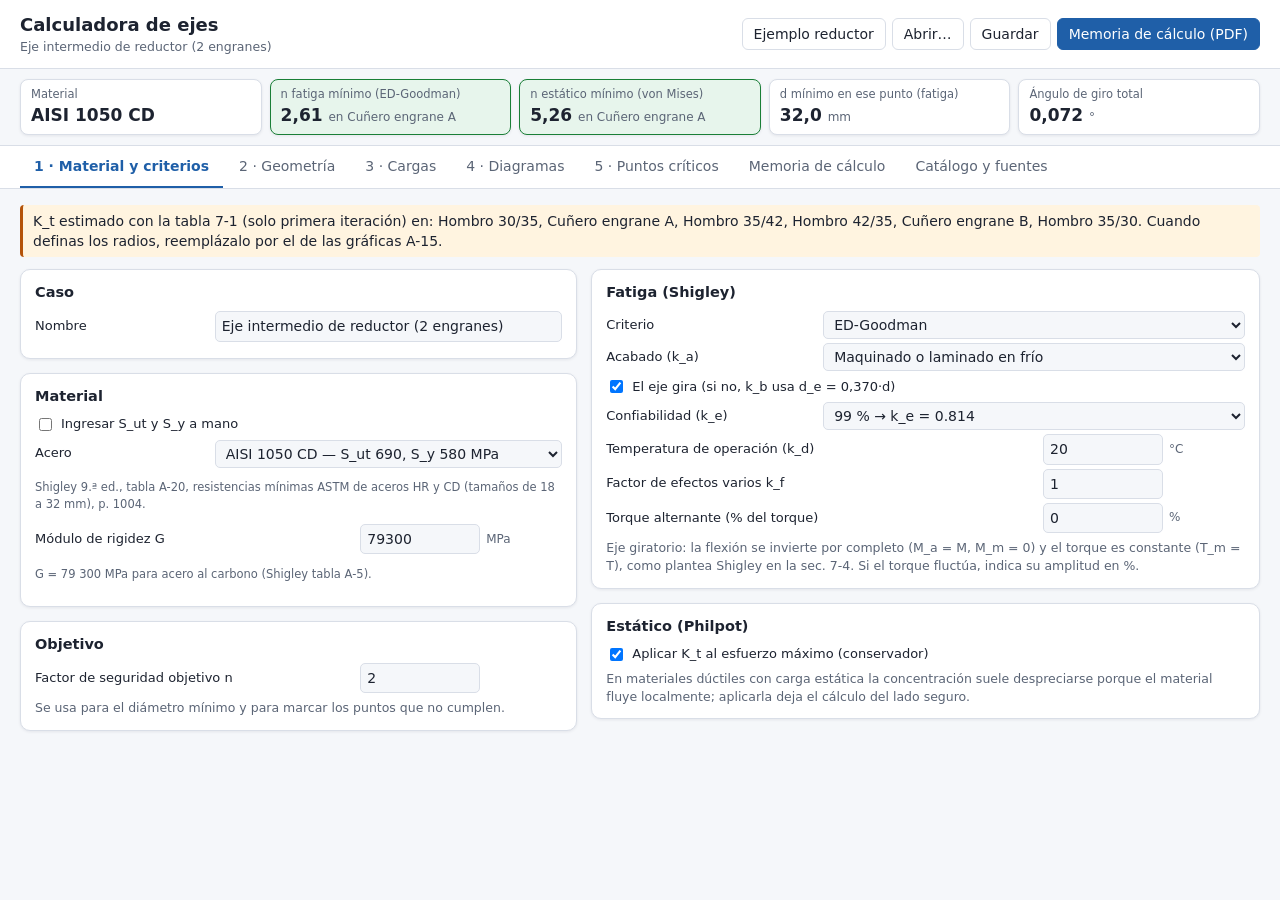
<file: index.html>
<!doctype html>
<html lang="es">
<head>
<meta charset="utf-8">
<meta name="viewport" content="width=device-width, initial-scale=1">
<title>Calculadora de ejes</title>
<meta name="description" content="Diseño de ejes: diagramas de momento y torque, puntos críticos con análisis estático (Philpot) y a fatiga (Shigley), diámetro mínimo y memoria de cálculo.">
<link rel="stylesheet" href="css/estilo.css">
</head>
<body>

<header class="barra">
  <div>
    <h1>Calculadora de ejes</h1>
    <div class="sub" id="nombre-caso"></div>
  </div>
  <div class="acciones">
    <button class="btn" data-accion="ejemplo">Ejemplo reductor</button>
    <button class="btn" data-accion="abrir">Abrir…</button>
    <button class="btn" data-accion="guardar">Guardar</button>
    <button class="btn primario" data-accion="imprimir">Memoria de cálculo (PDF)</button>
    <input type="file" id="archivo" accept=".json,application/json" hidden>
  </div>
</header>

<div class="resumen" id="resumen"></div>

<nav class="pestanas" role="tablist">
  <button data-pestana="material" class="activa">1 · Material y criterios</button>
  <button data-pestana="geometria">2 · Geometría</button>
  <button data-pestana="cargas">3 · Cargas</button>
  <button data-pestana="diagramas">4 · Diagramas</button>
  <button data-pestana="puntos">5 · Puntos críticos</button>
  <button data-pestana="memoria">Memoria de cálculo</button>
  <button data-pestana="catalogo">Catálogo y fuentes</button>
</nav>

<main>
  <div id="avisos"></div>
  <section class="pestana activa" id="p-material"></section>
  <section class="pestana" id="p-geometria"></section>
  <section class="pestana" id="p-cargas"></section>
  <section class="pestana" id="p-diagramas"></section>
  <section class="pestana" id="p-puntos"></section>
  <section class="pestana" id="p-memoria"></section>
  <section class="pestana" id="p-catalogo"></section>
</main>

<script src="js/datos.js"></script>
<script src="js/nucleo.js"></script>
<script src="js/analisis.js"></script>
<script src="js/ejemplos.js"></script>
<script src="js/graficos.js"></script>
<script src="js/app.js"></script>
</body>
</html>
</file>
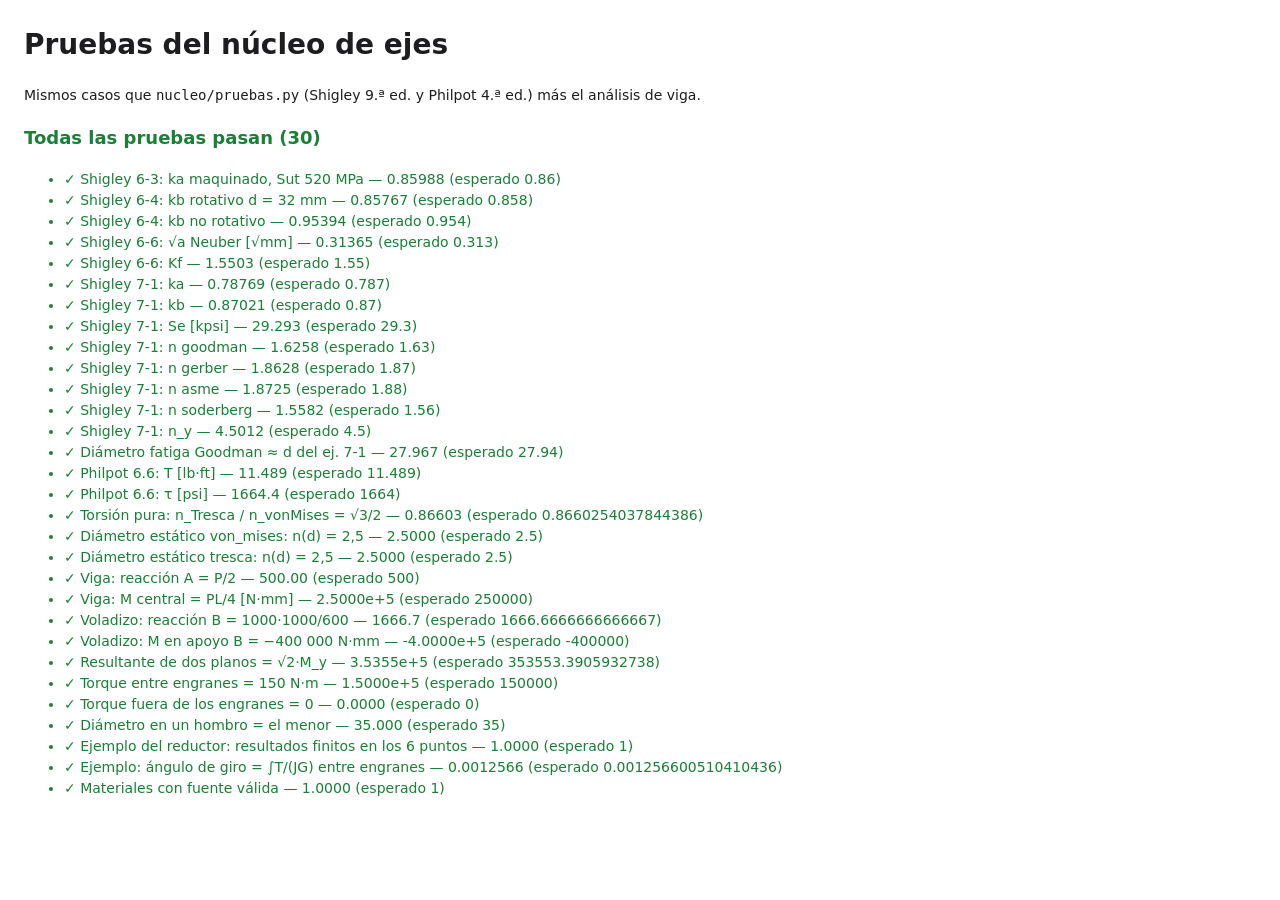
<file: pruebas.html>
<!doctype html>
<html lang="es">
<head>
<meta charset="utf-8">
<meta name="viewport" content="width=device-width, initial-scale=1">
<title>Pruebas, calculadora de ejes</title>
<style>
  body { font: 14px/1.5 system-ui, sans-serif; margin: 24px; background: #fff; color: #1d1d1f; }
  .ok { color: #1a7f37; } .mal { color: #c62828; font-weight: 600; }
  #resumen { font-size: 18px; font-weight: 600; }
</style>
</head>
<body>
<h1>Pruebas del núcleo de ejes</h1>
<p>Mismos casos que <code>nucleo/pruebas.py</code> (Shigley 9.ª ed. y Philpot 4.ª ed.) más el análisis de viga.</p>
<p id="resumen">Ejecutando…</p>
<ul id="lista"></ul>
<script src="js/datos.js"></script>
<script src="js/nucleo.js"></script>
<script src="js/analisis.js"></script>
<script src="js/ejemplos.js"></script>
<script>
(function () {
  var N = EJES.nucleo, ok = 0, mal = 0, lista = document.getElementById('lista');
  var IN = 25.4, LBF = 4.448222, KPSI = 6.894757, HP = 745.6999;
  function chk(nombre, obt, esp, tol) {
    tol = tol === undefined ? 0.01 : tol;
    var c = Math.abs(obt - esp) <= tol * Math.abs(esp) || (esp === 0 && Math.abs(obt) < 1e-9);
    var li = document.createElement('li'); li.className = c ? 'ok' : 'mal';
    li.textContent = (c ? '✓ ' : '✗ ') + nombre + ' — ' + Number(obt).toPrecision(5) + ' (esperado ' + esp + ')';
    lista.appendChild(li); if (c) ok++; else mal++;
  }
  try {
    chk('Shigley 6-3: ka maquinado, Sut 520 MPa', N.factorKa(520, 'maquinado'), 0.860, 0.002);
    chk('Shigley 6-4: kb rotativo d = 32 mm', N.factorKb(32, true).kb, 0.858, 0.002);
    chk('Shigley 6-4: kb no rotativo', N.factorKb(32, false).kb, 0.954, 0.002);
    chk('Shigley 6-6: √a Neuber [√mm]', N.raizANeuber(690), 0.313, 0.01);
    chk('Shigley 6-6: Kf', N.factorKf(1.65, N.sensibilidadMuesca(3, 690)), 1.55, 0.005);
    var d = 1.1 * IN, Sut = 105 * KPSI, Sy = 82 * KPSI, Ma = 1260 * LBF * IN, Tm = 1100 * LBF * IN;
    var m = N.limiteFatiga(Sut, d, { acabado: 'maquinado', confiabilidad: 99 });
    chk('Shigley 7-1: ka', m.ka, 0.787, 0.005); chk('Shigley 7-1: kb', m.kb, 0.870, 0.005);
    chk('Shigley 7-1: Se [kpsi]', m.Se / KPSI, 29.3, 0.01);
    var Se = 29.3 * KPSI;
    [['goodman', 1.63], ['gerber', 1.87], ['asme', 1.88], ['soderberg', 1.56]].forEach(function (c) {
      chk('Shigley 7-1: n ' + c[0], N.nFatiga(d, Se, Sut, Sy, 1.58, 1.37, Ma, 0, 0, Tm, c[0]), c[1], 0.006);
    });
    chk('Shigley 7-1: n_y', N.nFluencia(d, Sy, 1.58, 1.37, Ma, 0, 0, Tm).nY, 4.50, 0.005);
    var r = N.diametroFatiga(1.63, Sut, Sy, 1.58, 1.37, Ma, 0, 0, Tm, 'goodman', { acabado: 'maquinado', confiabilidad: 99 });
    chk('Diámetro fatiga Goodman ≈ d del ej. 7-1', r.d, d, 0.01);
    var T = N.torqueDesdePotencia(7 * HP, 3200);
    chk('Philpot 6.6: T [lb·ft]', T / (LBF * IN * 12), 11.489, 0.001);
    chk('Philpot 6.6: τ [psi]', N.torsion(T, 1000, 0.75 * IN).tau / KPSI * 1000, 1664, 0.002);
    var e = N.estadoSuperficie(30, 0, 200000), ns = N.seguridadEstatica(e, 300);
    chk('Torsión pura: n_Tresca / n_vonMises = √3/2', ns.tresca / ns.vonMises, Math.sqrt(3) / 2, 1e-9);
    [['von_mises', 'vonMises'], ['tresca', 'tresca']].forEach(function (c) {
      var dd = N.diametroEstatico(150000, 200000, 400, 2.5, 1, 1, c[0]);
      chk('Diámetro estático ' + c[0] + ': n(d) = 2,5', N.seguridadEstatica(N.estadoSuperficie(dd, 150000, 200000), 400)[c[1]], 2.5, 1e-6);
    });
    // Viga: apoyos en 0 y 1000 mm, carga central de 1000 N hacia abajo -> M = PL/4
    var v = { geometria: [{ L: 1000, d: 30 }], apoyos: [0, 1000], cargas: [{ x: 500, Fy: -1000, Fz: 0, T: 0 }] };
    chk('Viga: reacción A = P/2', N.reacciones(v).y[0], 500, 1e-9);
    chk('Viga: M central = PL/4 [N·mm]', N.solicitacionEn(v, 500).My, 250000, 1e-9);
    // Voladizo: apoyos 0 y 600, carga de 1000 N en 1000 -> M en B = -F·400
    v = { geometria: [{ L: 1000, d: 30 }], apoyos: [0, 600], cargas: [{ x: 1000, Fy: -1000, Fz: 0, T: 0 }] };
    chk('Voladizo: reacción B = 1000·1000/600', N.reacciones(v).y[1], 1000 * 1000 / 600, 1e-9);
    chk('Voladizo: M en apoyo B = −400 000 N·mm', N.solicitacionEn(v, 600).My, -400000, 1e-9);
    // Plano z y resultante: carga a 45° -> M resultante = √2 · componente
    v = { geometria: [{ L: 1000, d: 30 }], apoyos: [0, 1000], cargas: [{ x: 500, Fy: -1000, Fz: -1000, T: 0 }] };
    chk('Resultante de dos planos = √2·M_y', N.solicitacionEn(v, 500).M, Math.SQRT2 * 250000, 1e-9);
    // Torque entre engranes: entra 150 N·m en x=50 y sale en x=210
    var c = EJES.copiarCaso(EJES.EJEMPLOS.reductor);
    chk('Torque entre engranes = 150 N·m', N.solicitacionEn(c, 120).T, 150000, 1e-9);
    chk('Torque fuera de los engranes = 0', N.solicitacionEn(c, 20).T, 0);
    chk('Diámetro en un hombro = el menor', N.diametroEn(c.geometria, 70), 35, 0);
    // El ejemplo completo evalúa sin valores no finitos
    var R = EJES.evaluar(c), finito = R.puntos.every(function (p) { return isFinite(p.nFat.goodman) && isFinite(p.nEst.vonMises) && p.dMinFatiga > 0; });
    chk('Ejemplo del reductor: resultados finitos en los 6 puntos', finito ? 1 : 0, 1, 0);
    chk('Ejemplo: ángulo de giro = ∫T/(JG) entre engranes', R.phi,
        150000 * (20 / N.seccion(35).J + 120 / N.seccion(42).J + 20 / N.seccion(35).J) / 79300, 1e-3);
    // Integridad de datos
    var claves = Object.keys(EJES.FUENTES);
    chk('Materiales con fuente válida', EJES.MATERIALES.every(function (m) { return claves.indexOf(m.fuente) >= 0 && m.Sy < m.Sut; }) ? 1 : 0, 1, 0);
  } catch (err) { chk('Error: ' + err.message, 0, 1, 0); }
  var res = document.getElementById('resumen');
  res.textContent = mal === 0 ? 'Todas las pruebas pasan (' + ok + ')' : mal + ' fallan de ' + (ok + mal);
  res.className = mal === 0 ? 'ok' : 'mal';
})();
</script>
</body>
</html>
</file>
<file: css/estilo.css>
:root {
  --fondo: #f5f7fa;
  --panel: #ffffff;
  --texto: #1d2330;
  --suave: #5b6576;
  --borde: #d9dee7;
  --acento: #1f5fa8;
  --acento-suave: #e6eef8;
  --ok: #1a7f37;
  --ok-fondo: #e7f5ec;
  --alerta: #b45309;
  --alerta-fondo: #fff4e0;
  --error: #c62828;
  --error-fondo: #fdecec;
  --serie1: #1f5fa8;
  --serie2: #d9480f;
  --serie3: #2f9e44;
  --serie4: #7048e8;
  --agua: #a5d8ff;
  --sombra: 0 1px 3px rgba(20, 30, 50, .08);
}
@media (prefers-color-scheme: dark) {
  :root {
    --fondo: #12161d;
    --panel: #1b2029;
    --texto: #e6e9ef;
    --suave: #9aa4b5;
    --borde: #2e3542;
    --acento: #6ea8fe;
    --acento-suave: #1f2c40;
    --ok: #57c27a;
    --ok-fondo: #15291d;
    --alerta: #f0a94b;
    --alerta-fondo: #2d2414;
    --error: #ff7b7b;
    --error-fondo: #2e1818;
    --serie1: #6ea8fe;
    --serie2: #ff8c5a;
    --serie3: #69db7c;
    --serie4: #b197fc;
    --agua: #1c4f7a;
    --sombra: none;
  }
}

* { box-sizing: border-box; }
body {
  margin: 0; background: var(--fondo); color: var(--texto);
  font: 14px/1.45 "Segoe UI", system-ui, -apple-system, Roboto, Arial, sans-serif;
}
button, input, select { font: inherit; color: inherit; }

/* Encabezado */
header.barra {
  display: flex; flex-wrap: wrap; align-items: center; gap: 10px 16px;
  padding: 12px 20px; background: var(--panel); border-bottom: 1px solid var(--borde);
}
header.barra h1 { font-size: 18px; margin: 0; }
header.barra .sub { color: var(--suave); font-size: 12.5px; }
header.barra .acciones { margin-left: auto; display: flex; flex-wrap: wrap; gap: 6px; }
.btn {
  border: 1px solid var(--borde); background: var(--panel); border-radius: 6px;
  padding: 5px 11px; cursor: pointer;
}
.btn:hover { border-color: var(--acento); }
.btn.primario { background: var(--acento); border-color: var(--acento); color: #fff; }
.btn.chico { padding: 2px 8px; font-size: 12.5px; }
.btn.quitar { color: var(--error); }

/* Resumen siempre visible */
.resumen {
  display: grid; grid-template-columns: repeat(auto-fit, minmax(150px, 1fr)); gap: 8px;
  padding: 10px 20px; background: var(--fondo); border-bottom: 1px solid var(--borde);
  position: sticky; top: 0; z-index: 5;
}
.kpi { background: var(--panel); border: 1px solid var(--borde); border-radius: 8px; padding: 6px 10px; box-shadow: var(--sombra); }
.kpi .et { font-size: 11.5px; color: var(--suave); }
.kpi .val { font-size: 17px; font-weight: 600; font-variant-numeric: tabular-nums; }
.kpi .val small { font-size: 12px; font-weight: 400; color: var(--suave); }
.kpi.ok { border-color: var(--ok); background: var(--ok-fondo); }
.kpi.mal { border-color: var(--error); background: var(--error-fondo); }

/* Pestañas */
nav.pestanas { display: flex; gap: 2px; padding: 0 20px; border-bottom: 1px solid var(--borde); background: var(--panel); overflow-x: auto; }
nav.pestanas button {
  border: 0; background: none; padding: 10px 14px; cursor: pointer; color: var(--suave);
  border-bottom: 2px solid transparent; white-space: nowrap;
}
nav.pestanas button.activa { color: var(--acento); border-bottom-color: var(--acento); font-weight: 600; }
main { padding: 16px 20px 40px; max-width: 1280px; margin: 0 auto; }
.pestana { display: none; }
.pestana.activa { display: block; }

/* Avisos */
#avisos { margin-bottom: 12px; }
.aviso { background: var(--alerta-fondo); border-left: 3px solid var(--alerta); padding: 6px 10px; border-radius: 4px; margin-bottom: 4px; }
.aviso.error { background: var(--error-fondo); border-left-color: var(--error); }

/* Rejilla y tarjetas */
.rejilla { display: grid; grid-template-columns: repeat(auto-fit, minmax(300px, 1fr)); gap: 14px; align-items: start; }
.dos { display: grid; grid-template-columns: minmax(320px, 1fr) minmax(320px, 1.2fr); gap: 14px; align-items: start; }
@media (max-width: 860px) { .dos { grid-template-columns: 1fr; } }
.tarjeta { background: var(--panel); border: 1px solid var(--borde); border-radius: 10px; padding: 12px 14px; box-shadow: var(--sombra); margin-bottom: 14px; }
.tarjeta h2 { font-size: 14.5px; margin: 0 0 8px; }
.tarjeta h3 { font-size: 13px; margin: 12px 0 6px; color: var(--suave); text-transform: uppercase; letter-spacing: .4px; }
.nota { font-size: 12.5px; color: var(--suave); margin: 6px 0 0; }
.fuente { font-size: 11.5px; color: var(--suave); }

/* Campos */
.campo { display: grid; grid-template-columns: 1fr 120px 76px; gap: 6px; align-items: center; margin: 4px 0; }
.campo.ancho { grid-template-columns: 1fr 2fr; }
.campo label { font-size: 13px; }
.campo .u { font-size: 12px; color: var(--suave); }
input[type=number], input[type=text], select {
  width: 100%; padding: 4px 6px; border: 1px solid var(--borde); border-radius: 5px; background: var(--fondo);
}
input:focus, select:focus { outline: 2px solid var(--acento-suave); border-color: var(--acento); }
.check { display: flex; gap: 6px; align-items: center; margin: 6px 0; font-size: 13px; }

/* Tablas */
table { border-collapse: collapse; width: 100%; font-size: 13px; }
th, td { padding: 4px 6px; border-bottom: 1px solid var(--borde); text-align: left; vertical-align: middle; }
th { font-size: 12px; color: var(--suave); font-weight: 600; }
td.num, th.num { text-align: right; font-variant-numeric: tabular-nums; }
tr.total td { font-weight: 600; border-top: 2px solid var(--borde); }
.tabla-scroll { overflow-x: auto; }

/* Tramos */
.tramo-cab { display: flex; gap: 8px; align-items: center; margin-bottom: 6px; }
.tramo-cab input { font-weight: 600; }
.etiqueta { font-size: 11px; padding: 1px 7px; border-radius: 10px; background: var(--acento-suave); color: var(--acento); white-space: nowrap; }
.resultados { display: grid; grid-template-columns: repeat(auto-fit, minmax(110px, 1fr)); gap: 6px; margin-top: 8px; }
.res { background: var(--fondo); border-radius: 6px; padding: 4px 8px; }
.res .et { font-size: 11px; color: var(--suave); }
.res .val { font-weight: 600; font-variant-numeric: tabular-nums; }

/* Gráficos */
.grafico { width: 100%; height: auto; display: block; }
.grafico text { fill: var(--suave); font-size: 11px; }
.grafico .eje { stroke: var(--borde); }
.grafico .rejilla-l { stroke: var(--borde); stroke-dasharray: 2 3; }
.leyenda { display: flex; flex-wrap: wrap; gap: 4px 14px; font-size: 12px; color: var(--suave); margin-top: 4px; }
.leyenda i { display: inline-block; width: 18px; height: 3px; vertical-align: middle; margin-right: 5px; border-radius: 2px; }

/* Memoria */
.memoria h3 { text-transform: none; letter-spacing: 0; color: var(--texto); font-size: 14px; }
.memoria table td:first-child { width: 28%; }
.memoria .formula { font-family: "Cambria Math", "Times New Roman", serif; font-size: 14px; }
.memoria .sust { color: var(--suave); font-size: 12px; }

@media print {
  header.barra .acciones, nav.pestanas, .resumen, .no-imprimir { display: none !important; }
  body { background: #fff; color: #000; }
  .pestana { display: none !important; }
  #p-memoria { display: block !important; }
  .tarjeta { box-shadow: none; break-inside: avoid; }
}
</file>
